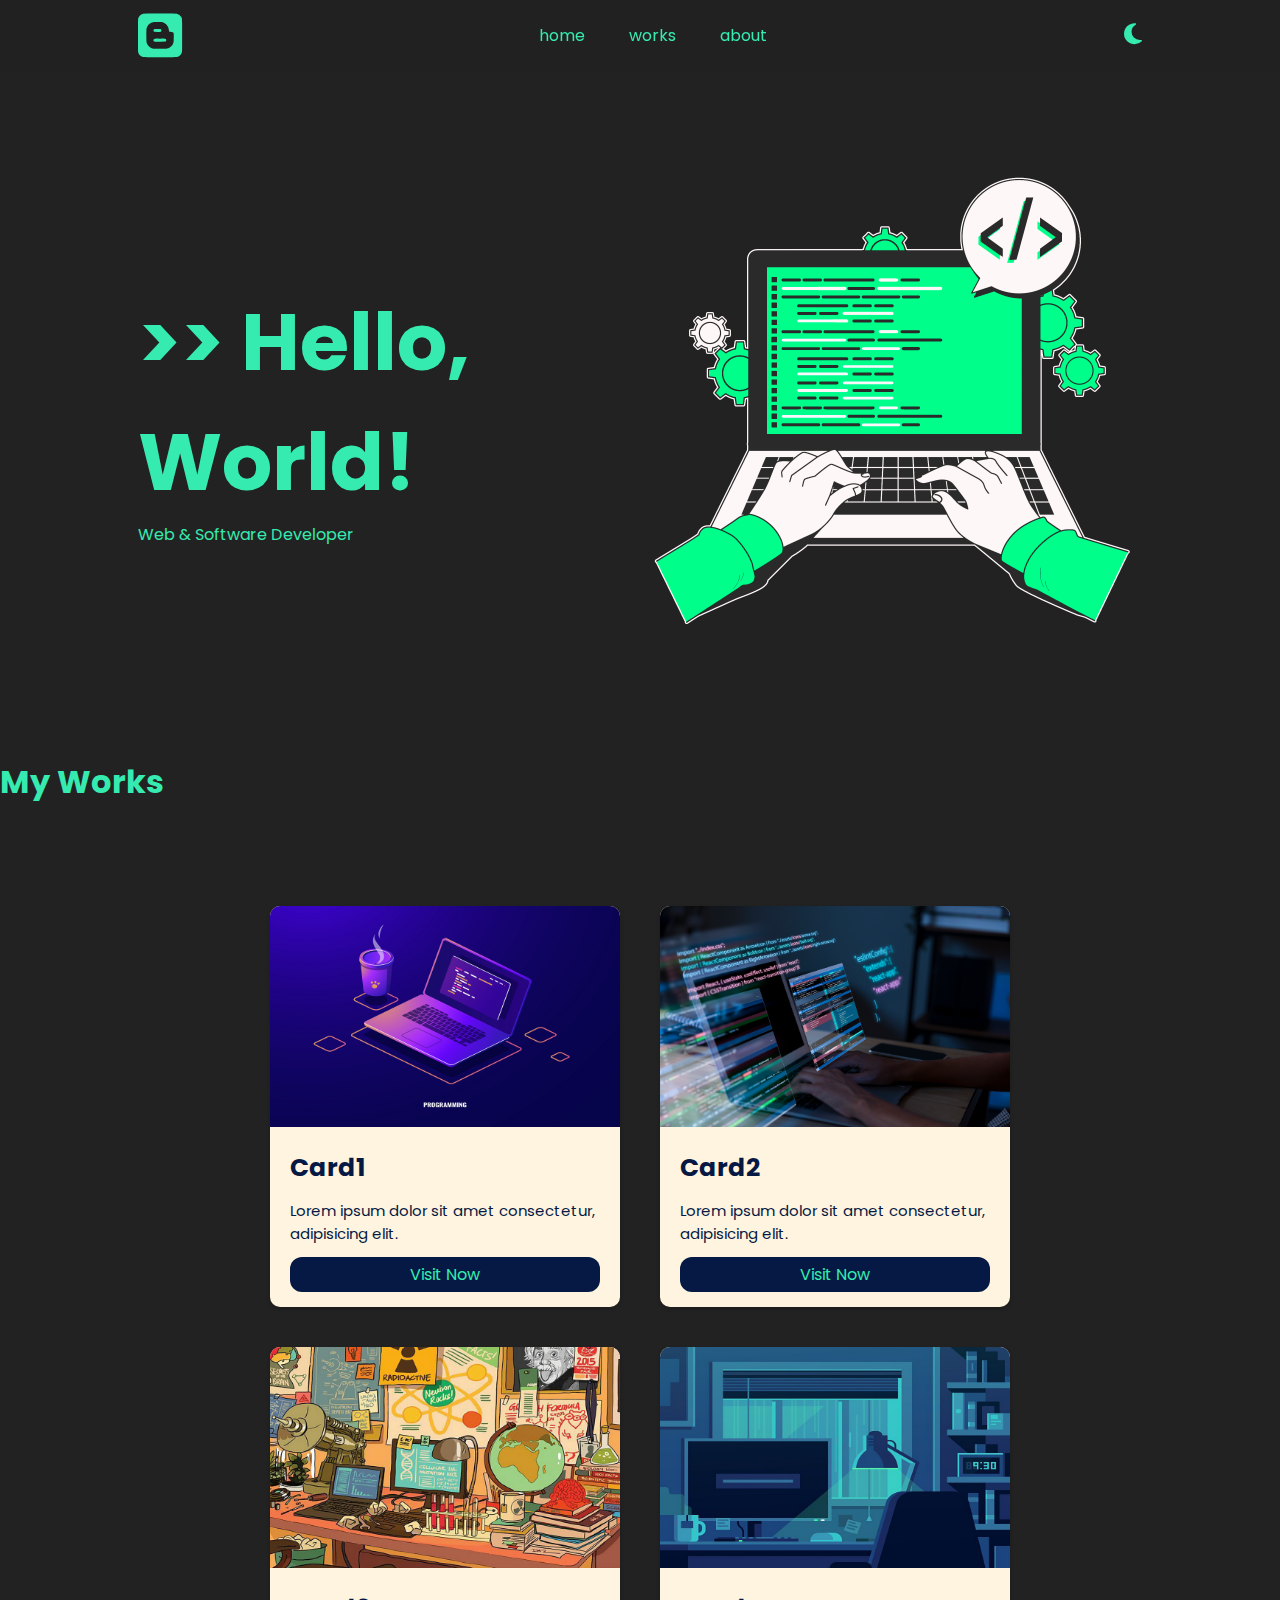
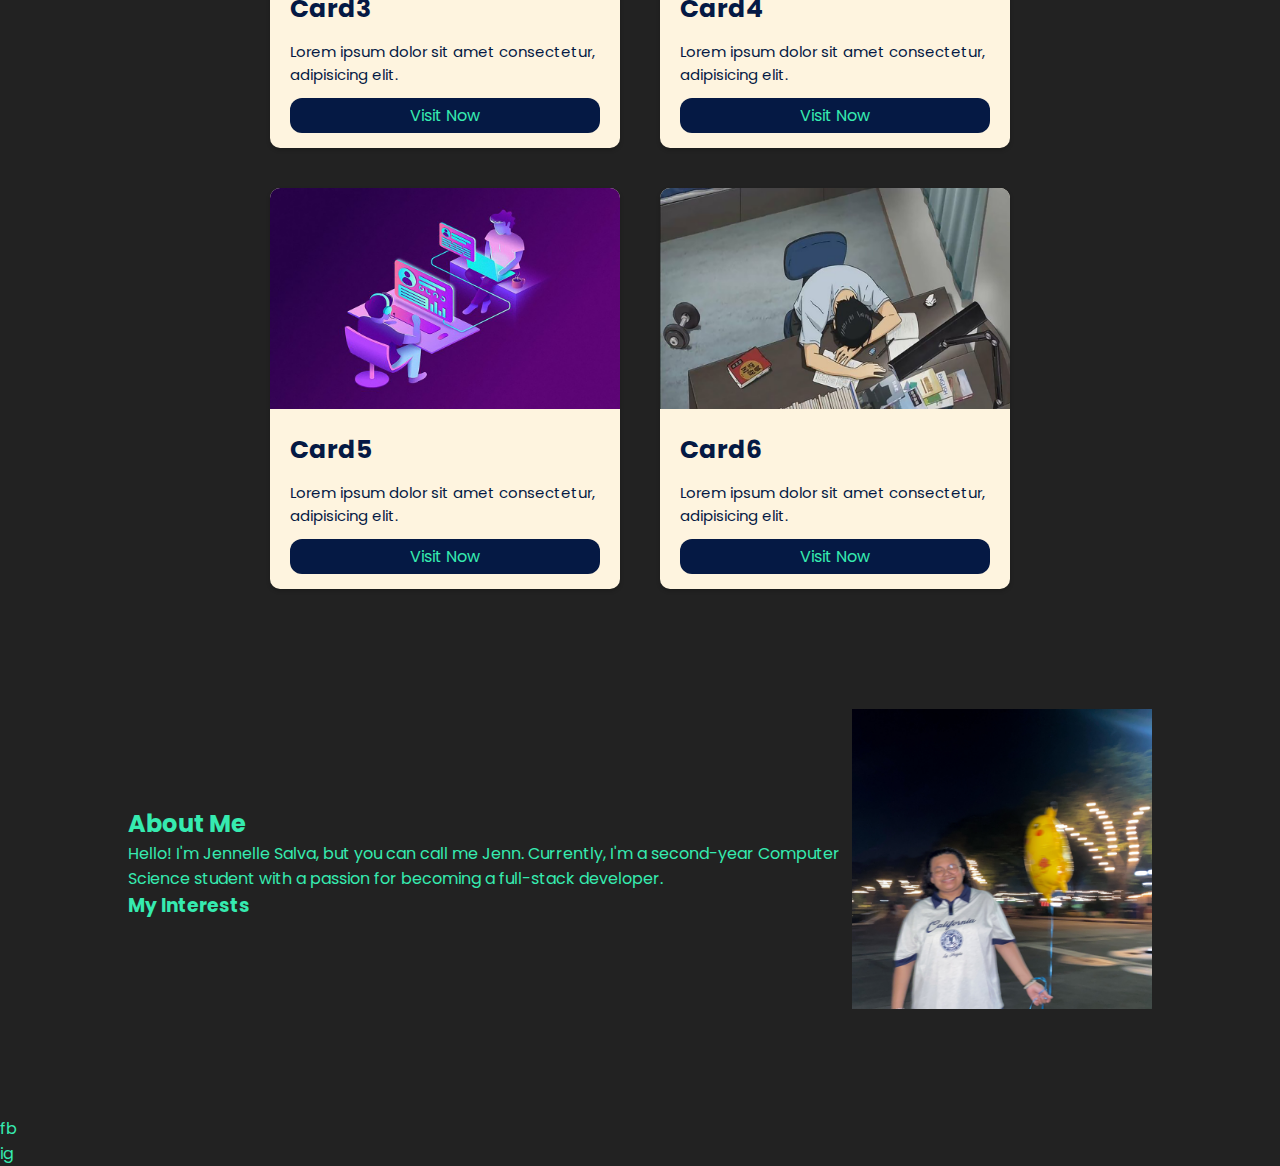
<file: Portfolio/index2.html>
<!DOCTYPE html>
<html lang="en">
<head>
    <meta charset="UTF-8">
    <meta name="viewport" content="width=device-width, initial-scale=1.0">
    <link rel="stylesheet" href="styles.css">
    <link rel="stylesheet" href="https://cdnjs.cloudflare.com/ajax/libs/font-awesome/6.2.1/css/all.min.css" />
    <title>Jennelle Salva</title>
</head>
<body>
    <header>
        <div class="contents">
            <div class="logo">
                <i class="fa-brands fa-blogger"></i>
            </div>
            <div class="pages">
                <ul>
                    <li><a href="#Home">home</a></li>
                    <li><a href="#Works">works</a></li>
                    <li><a href="#About">about</a></li>
                </ul>
            </div>
            <div class="mode">
                <div class="light">
                    <i class="fa-solid fa-moon"></i>
                </div>
                <div class="dark">
                    <i class="fa-solid fa-sun"></i>
                </div>
            </div>
        </div>
    </header>
    <main>
        <div class="home" id="Home">
            <div class="text">
                <h1>>> Hello, World!</h1>
                <p>Web & Software Developer</p>
            </div>
            <div class="img">
                <img src="img/img1.1.png" alt="">
            </div>
        </div>
        <!-- FOR CARD HOVER EFFECT!!! https://codepen.io/AlexZab/pen/GREpYqp -->
         
        <h1>My Works</h1>
            <div class="card-container" id="Works">
                <div class="card">
                    <img src="img/card 1.png" alt="">
                    <div class="card-content">
                        <h3>Card1</h3>
                        <p>Lorem ipsum dolor sit amet consectetur, adipisicing elit.</p>
                        <a href="" class="btn">Visit Now</a>
                    </div>
                </div>
                <div class="card">
                    <img src="img/card 2.png" alt="">
                    <div class="card-content">
                        <h3>Card2</h3>
                        <p>Lorem ipsum dolor sit amet consectetur, adipisicing elit.</p>
                        <a href="" class="btn">Visit Now</a>
                    </div>
                </div>
                <div class="card">
                    <img src="img/card 3.png" alt="">
                    <div class="card-content">
                        <h3>Card3</h3>
                        <p>Lorem ipsum dolor sit amet consectetur, adipisicing elit.</p>
                        <a href="" class="btn">Visit Now</a>
                    </div>
                </div>
                <div class="card">
                    <img src="img/card 4.png" alt="">
                    <div class="card-content">
                        <h3>Card4</h3>
                        <p>Lorem ipsum dolor sit amet consectetur, adipisicing elit.</p>
                        <a href="" class="btn">Visit Now</a>
                    </div>
                </div>
                <div class="card">
                    <img src="img/card 5.png" alt="">
                    <div class="card-content">
                        <h3>Card5</h3>
                        <p>Lorem ipsum dolor sit amet consectetur, adipisicing elit.</p>
                        <a href="" class="btn">Visit Now</a>
                    </div>
                </div>
                <div class="card">
                    <img src="img/card 6.png" alt="">
                    <div class="card-content">
                        <h3>Card6</h3>
                        <p>Lorem ipsum dolor sit amet consectetur, adipisicing elit.</p>
                        <a href="" class="btn">Visit Now</a>
                    </div>
                </div>
            </div>
        <div class="about" id="About">
            <div class="content">
                <h2>About Me</h2>
                <p>Hello! I'm Jennelle Salva, but you can call me Jenn. Currently, I'm a second-year Computer Science student with a passion for becoming a full-stack developer.</p>
                
                <h3>My Interests</h3>
                
            </div>
            <div class="pic">
                <img src="img/me.JPG" alt="">
            </div>
        </div>
    </main>
    <footer>
        <div class="socials">
            <p>fb</p>
            <p>ig</p>
        </div>
        <div class="copyright">

        </div>
        <div class="contact">

        </div>
    </footer>
    <script src="script.js"></script>
</body>
</html>
</file>
<file: Portfolio/styles.css>
@import url("https://fonts.googleapis.com/css2?family=Poppins:wght@200;300;400;500;600;700&display=swap");

* {
    margin: 0;
    padding: 0;
    box-sizing: border-box;
    font-family: "Poppins", sans-serif;
    color: #36EBB0;
}

body {
    background-color: #222222;
    align-items: center;
    width: 100%;
}

header {
    background-color: #22222265;
    position: sticky;
    top: 0;
    left: 0;
}

header .contents {
    width: 80%;
    margin: 0 auto;
    display: flex;
    justify-content: space-between;
    align-items: center;
    padding: 10px;
}

header .logo {
    margin-right: auto;
}

header .logo i {
    font-size: 50px;
}

header .pages {
    text-align: center;
}

header ul {
    list-style: none;
    padding: 0;
}

header li {
    display: inline-block;
    margin: auto 20px;
    
}

header li a {
    text-decoration: none;
}

header li a:hover {
    text-decoration: underline;
}

header .mode {
    margin-left: auto;
}

header .dark,
.light {
    cursor: pointer;
}

header .dark i,
.light i {
    font-size: 24px;
}

header .dark i:hover{
    color: #41B06E;
}

header .dark {
    display: none;
}

.home {
    width: 80%;
    margin: 80px auto;
    display: flex;
    justify-content: center;
    align-items: center;
    padding: 10px;
}

.home .text {
    margin-right: 100px;
}

.home .text h1 {
    font-size: 80px;
}

.home .img img{
    height: 500px;
    width: auto;
}

.card-container {
    display: flex;
    justify-content: center;
    flex-wrap: wrap;
    width: 80%;
    margin: 80px auto;
    align-items: center;
}

.card {
    width: 350px;
    background-color: #FEF4DF;
    border-radius: 10px;
    overflow: hidden;
    box-shadow: 0px 2px 4px rgba(0, 0, 0, 0.2);
    margin: 20px;
}

.card img {
    width: 350px;
    height: auto;
}

.card-content {
    padding: 15px 20px;
}

.card-content h3 {
    font-size: 25px;
    margin-bottom: 12px;
}

.card-content p {
    font-size: 15px;
    margin-bottom: 12px;
}

.card-content h3,
.card-content p {
    color: #051944;
}

.card-content a {
    text-decoration: none;
    background-color: #051944;
    border-radius: 12px;
    line-height: 35px;
    display: block;
    text-align: center;
}

.card-content a:hover {
    background-color: #36EBB0;
    color: #051944;
}

.about {
    width: 80%;
    display: flex;
    justify-content: center;
    align-items: center;
    margin: 100px auto;
}

.about .pic img {
    width: 300px;
}
</file>
